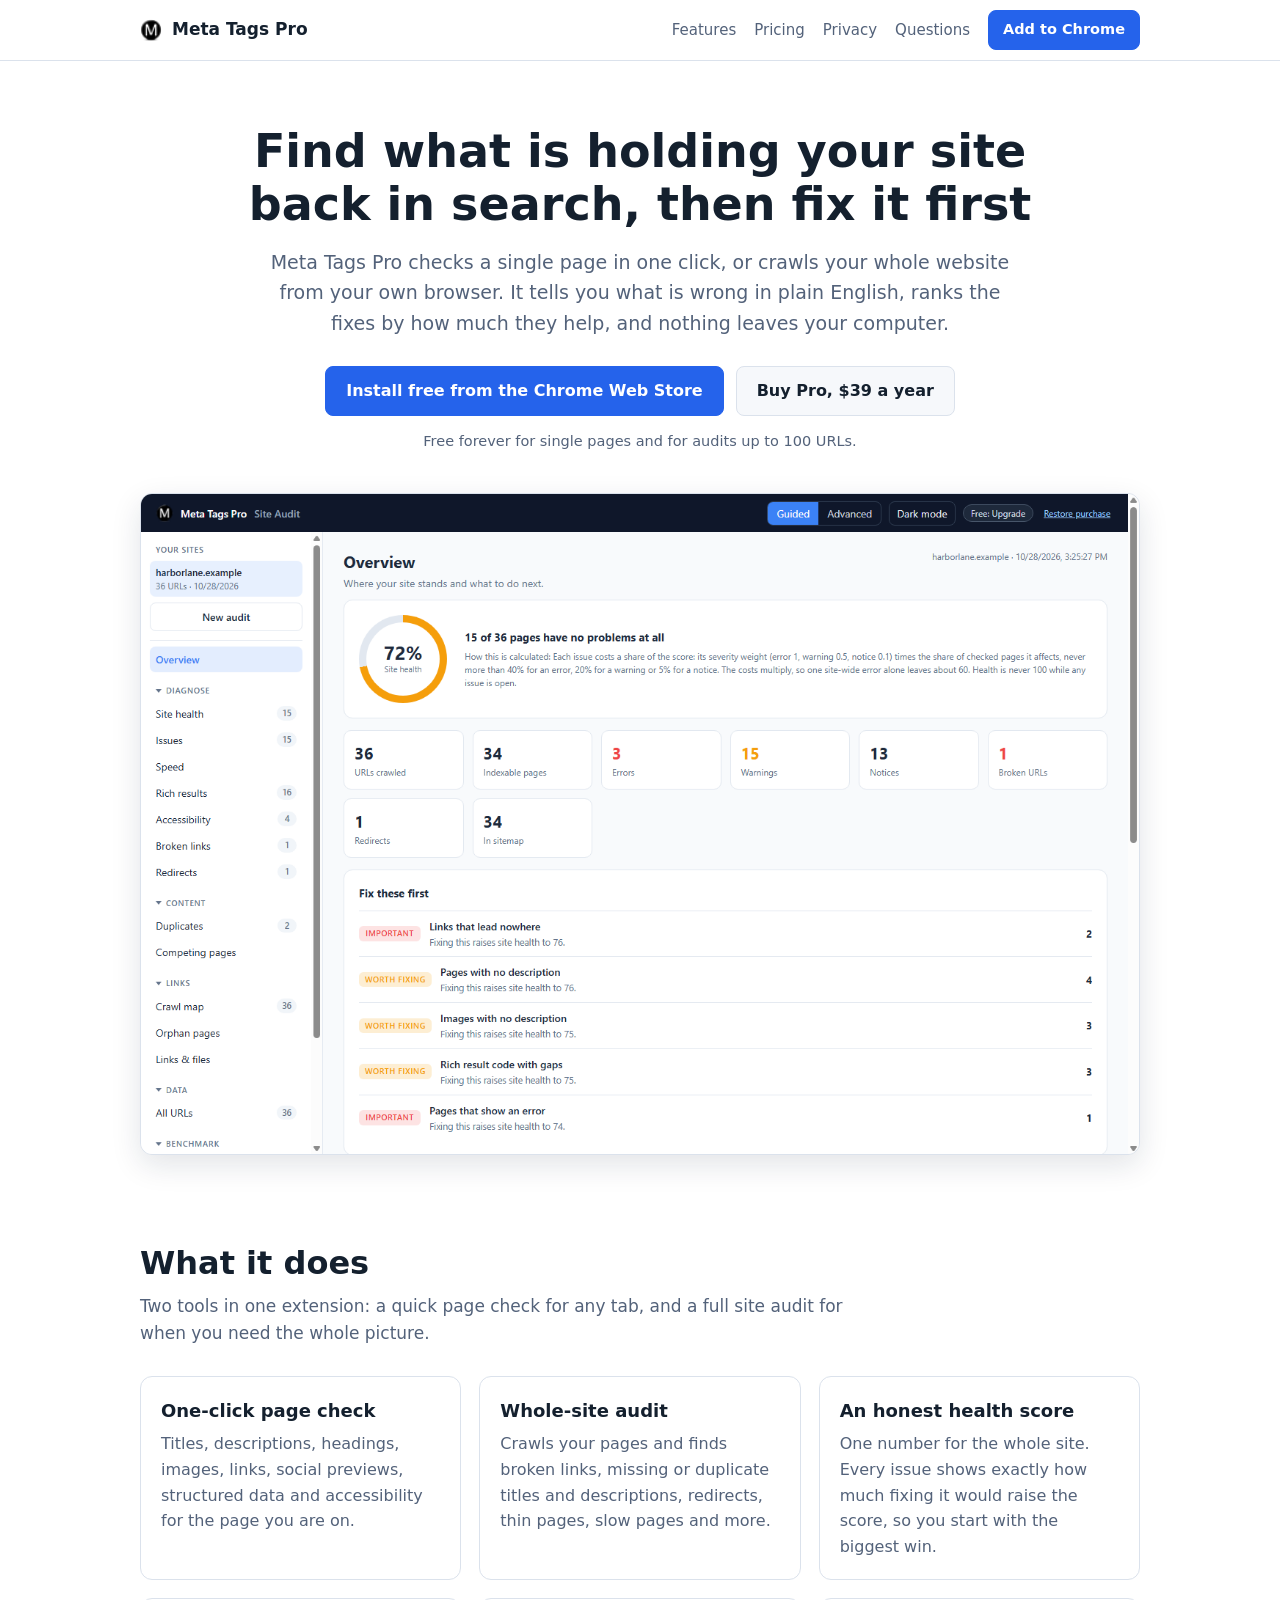
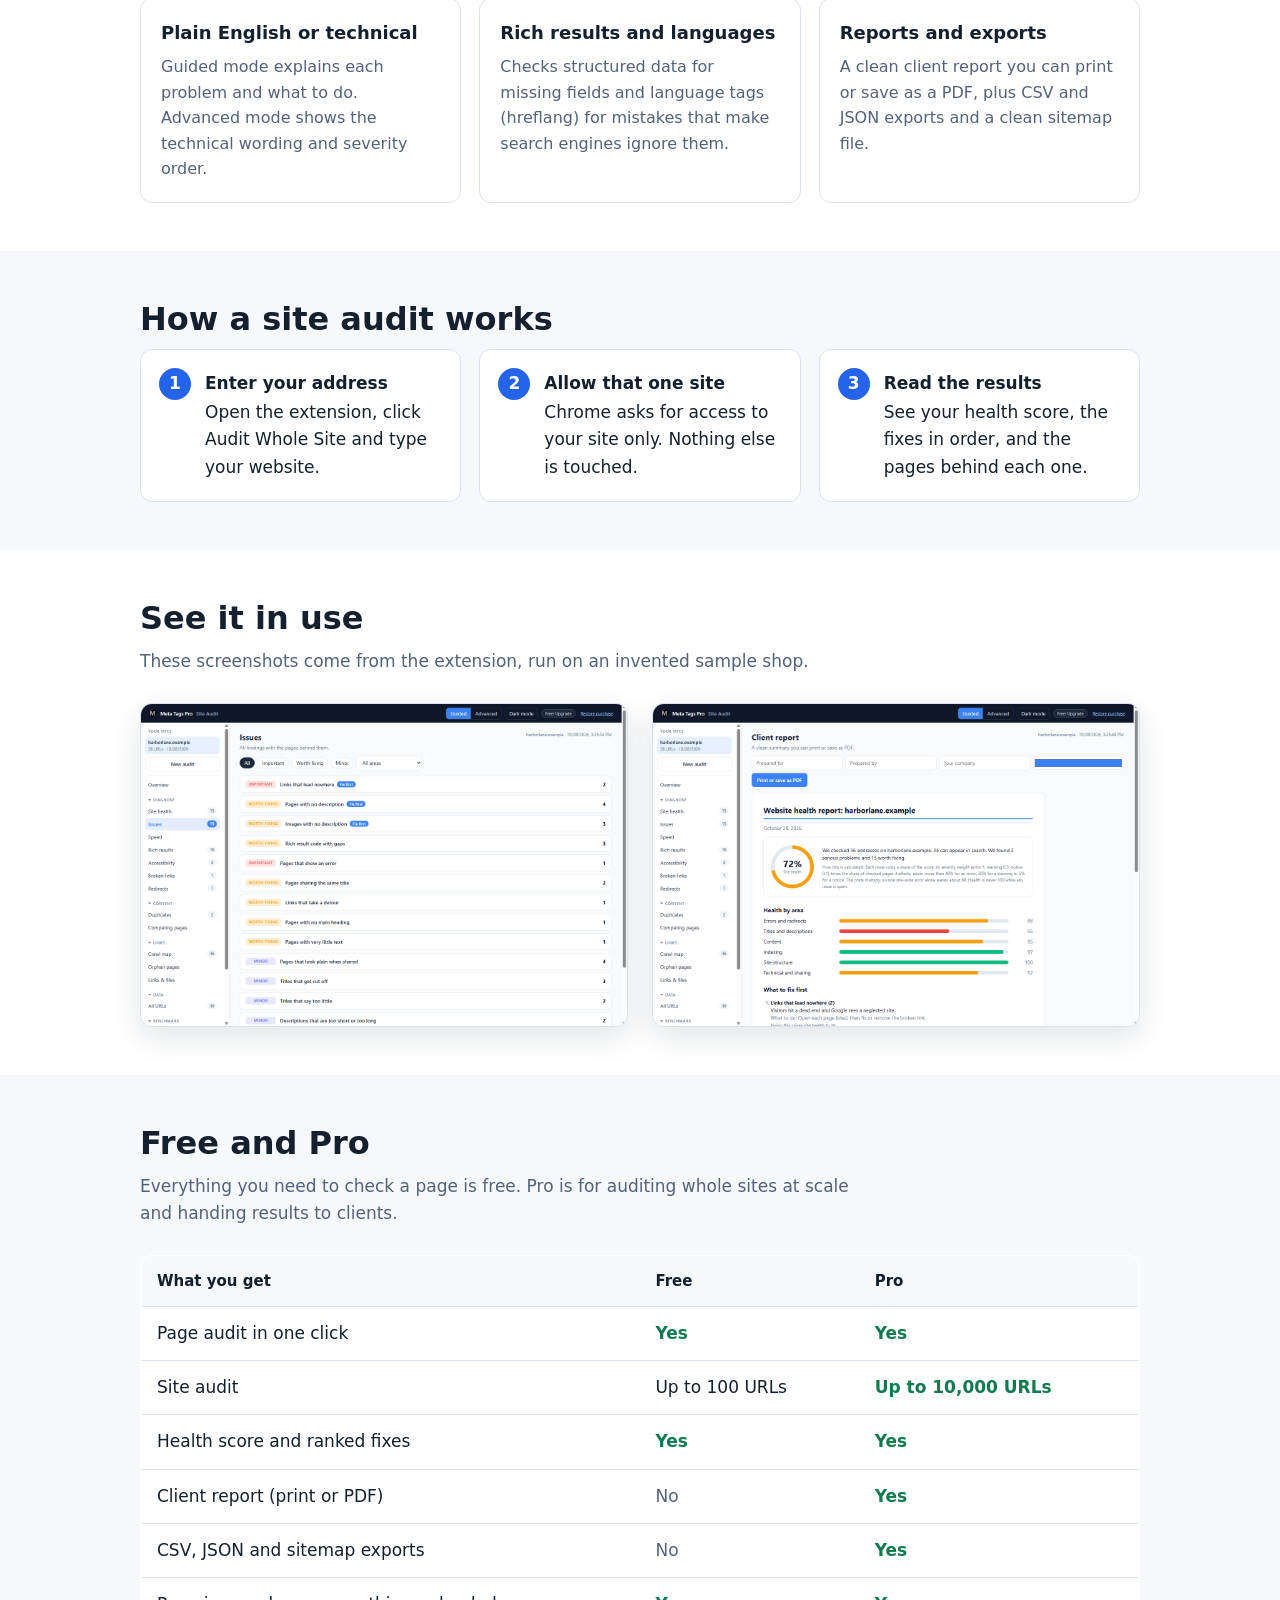
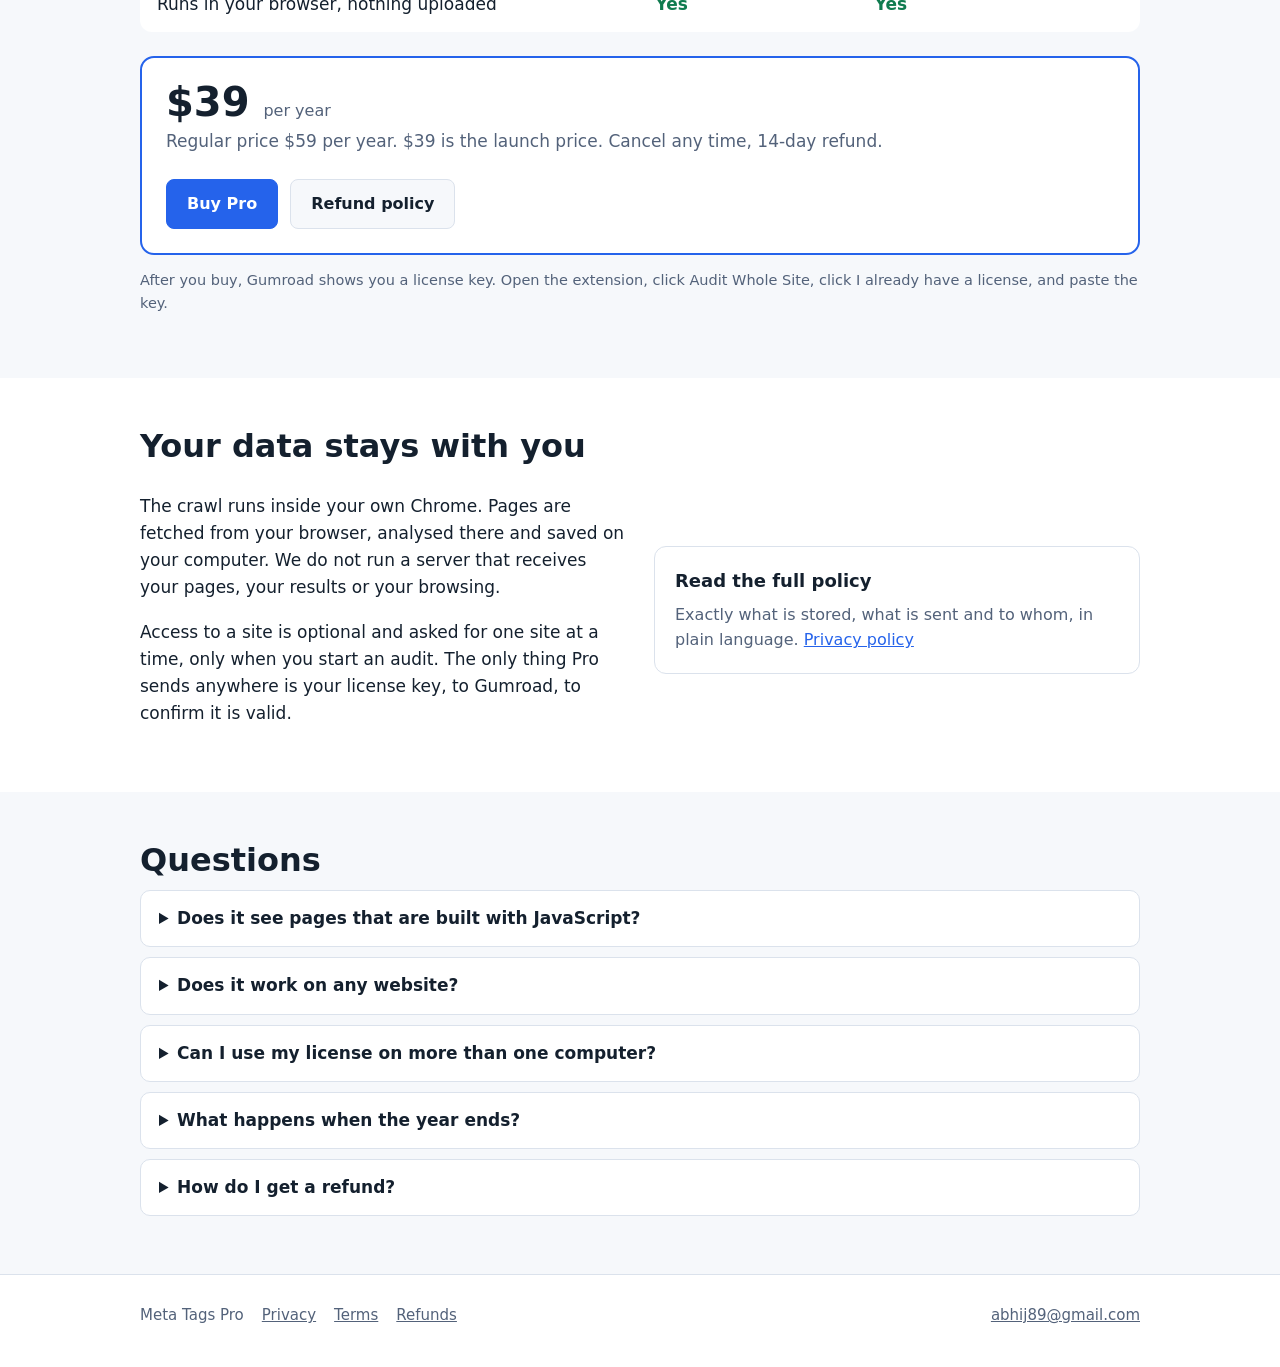
<file: index.html>
<!doctype html>
<html lang="en">
<head>
	<meta charset="utf-8">
	<meta name="viewport" content="width=device-width, initial-scale=1">
	<title>Meta Tags Pro: SEO audit for a page or a whole site</title>
	<meta name="description" content="Meta Tags Pro is a Chrome extension that audits one page in a click or a whole website in your own browser. Plain-English fixes, a health score and client reports. Nothing is uploaded.">
	<link rel="icon" href="img/icon.png">
	<link rel="stylesheet" href="style.css">
</head>
<body>
<header class="site-header">
	<div class="wrap">
		<a class="brand" href="index.html"><img src="img/icon.png" alt="" width="22" height="22">Meta Tags Pro</a>
		<nav class="nav" aria-label="Main">
			<a href="#features">Features</a>
			<a href="#pricing">Pricing</a>
			<a href="#privacy">Privacy</a>
			<a href="#faq">Questions</a>
			<a class="btn primary small" href="https://chromewebstore.google.com/detail/meta-tags-pro-advanced-se/miihmfdpfdioogfbfofbnagblnjbjomg">Add to Chrome</a>
		</nav>
	</div>
</header>

<main>
<div class="hero">
	<div class="wrap">
		<h1>Find what is holding your site back in search, then fix it first</h1>
		<p class="lead">Meta Tags Pro checks a single page in one click, or crawls your whole website from your own browser. It tells you what is wrong in plain English, ranks the fixes by how much they help, and nothing leaves your computer.</p>
		<div class="cta-row">
			<a class="btn primary" href="https://chromewebstore.google.com/detail/meta-tags-pro-advanced-se/miihmfdpfdioogfbfofbnagblnjbjomg">Install free from the Chrome Web Store</a>
			<a class="btn" href="https://metatagspro.gumroad.com/l/meta-tags-pro">Buy Pro, $39 a year</a>
		</div>
		<p class="fine">Free forever for single pages and for audits up to 100 URLs.</p>
		<div class="shot"><img src="img/audit-overview.png" width="1360" height="900" alt="The site audit overview showing a site health score of 72 percent and the first fixes ranked by how much each raises the score"></div>
	</div>
</div>

<section id="features">
	<div class="wrap">
		<h2>What it does</h2>
		<p class="sub">Two tools in one extension: a quick page check for any tab, and a full site audit for when you need the whole picture.</p>
		<div class="grid">
			<div class="card"><h3>One-click page check</h3><p>Titles, descriptions, headings, images, links, social previews, structured data and accessibility for the page you are on.</p></div>
			<div class="card"><h3>Whole-site audit</h3><p>Crawls your pages and finds broken links, missing or duplicate titles and descriptions, redirects, thin pages, slow pages and more.</p></div>
			<div class="card"><h3>An honest health score</h3><p>One number for the whole site. Every issue shows exactly how much fixing it would raise the score, so you start with the biggest win.</p></div>
			<div class="card"><h3>Plain English or technical</h3><p>Guided mode explains each problem and what to do. Advanced mode shows the technical wording and severity order.</p></div>
			<div class="card"><h3>Rich results and languages</h3><p>Checks structured data for missing fields and language tags (hreflang) for mistakes that make search engines ignore them.</p></div>
			<div class="card"><h3>Reports and exports</h3><p>A clean client report you can print or save as a PDF, plus CSV and JSON exports and a clean sitemap file.</p></div>
		</div>
	</div>
</section>

<section class="alt">
	<div class="wrap">
		<h2>How a site audit works</h2>
		<ol class="steps">
			<li><strong>Enter your address</strong>Open the extension, click Audit Whole Site and type your website.</li>
			<li><strong>Allow that one site</strong>Chrome asks for access to your site only. Nothing else is touched.</li>
			<li><strong>Read the results</strong>See your health score, the fixes in order, and the pages behind each one.</li>
		</ol>
	</div>
</section>

<section>
	<div class="wrap">
		<h2>See it in use</h2>
		<p class="sub">These screenshots come from the extension, run on an invented sample shop.</p>
		<div class="shots">
			<figure class="shot"><img src="img/audit-issues.png" width="1360" height="900" loading="lazy" alt="The issues list in Guided mode, with the most important problems marked and ranked first"></figure>
			<figure class="shot"><img src="img/audit-report.png" width="1360" height="900" loading="lazy" alt="The client report with a health score and a health by area chart, ready to print or save as a PDF"></figure>
		</div>
	</div>
</section>

<section id="pricing" class="alt">
	<div class="wrap">
		<h2>Free and Pro</h2>
		<p class="sub">Everything you need to check a page is free. Pro is for auditing whole sites at scale and handing results to clients.</p>
		<div class="table-scroll">
			<table class="plans">
				<thead><tr><th>What you get</th><th>Free</th><th>Pro</th></tr></thead>
				<tbody>
					<tr><td>Page audit in one click</td><td class="yes">Yes</td><td class="yes">Yes</td></tr>
					<tr><td>Site audit</td><td>Up to 100 URLs</td><td class="yes">Up to 10,000 URLs</td></tr>
					<tr><td>Health score and ranked fixes</td><td class="yes">Yes</td><td class="yes">Yes</td></tr>
					<tr><td>Client report (print or PDF)</td><td class="no">No</td><td class="yes">Yes</td></tr>
					<tr><td>CSV, JSON and sitemap exports</td><td class="no">No</td><td class="yes">Yes</td></tr>
					<tr><td>Runs in your browser, nothing uploaded</td><td class="yes">Yes</td><td class="yes">Yes</td></tr>
				</tbody>
			</table>
		</div>
		<div class="price-card">
			<div>
				<div class="price">$39 <small>per year</small></div>
				<p><span class="was">Regular price $59 per year.</span> $39 is the launch price. Cancel any time, 14-day refund.</p>
			</div>
			<div class="cta-row">
				<a class="btn primary" href="https://metatagspro.gumroad.com/l/meta-tags-pro">Buy Pro</a>
				<a class="btn" href="refund.html">Refund policy</a>
			</div>
		</div>
		<p class="fine">After you buy, Gumroad shows you a license key. Open the extension, click Audit Whole Site, click I already have a license, and paste the key.</p>
	</div>
</section>

<section id="privacy">
	<div class="wrap">
		<h2>Your data stays with you</h2>
		<div class="two">
			<div>
				<p>The crawl runs inside your own Chrome. Pages are fetched from your browser, analysed there and saved on your computer. We do not run a server that receives your pages, your results or your browsing.</p>
				<p>Access to a site is optional and asked for one site at a time, only when you start an audit. The only thing Pro sends anywhere is your license key, to Gumroad, to confirm it is valid.</p>
			</div>
			<div class="card"><h3>Read the full policy</h3><p>Exactly what is stored, what is sent and to whom, in plain language. <a href="privacy.html">Privacy policy</a></p></div>
		</div>
	</div>
</section>

<section id="faq" class="alt">
	<div class="wrap">
		<h2>Questions</h2>
		<details><summary>Does it see pages that are built with JavaScript?</summary><p>No. The audit reads the page the way a plain request receives it. Content that only appears after scripts run is not seen. When a page has almost no text and loads many scripts, the audit flags it so you know search engines may see it empty too.</p></details>
		<details><summary>Does it work on any website?</summary><p>It works on public sites that answer ordinary requests. A site that blocks automated visitors may refuse the crawl. If that happens the extension says so and suggests the Gentle speed.</p></details>
		<details><summary>Can I use my license on more than one computer?</summary><p>One license can be activated on up to 3 browsers. If you need more or you moved to a new computer, write to <a href="mailto:abhij89@gmail.com">abhij89@gmail.com</a>.</p></details>
		<details><summary>What happens when the year ends?</summary><p>The subscription is handled by Gumroad and renews each year until you cancel. If it ends, the extension returns to the free plan and your saved audits stay on your computer.</p></details>
		<details><summary>How do I get a refund?</summary><p>Write to <a href="mailto:abhij89@gmail.com">abhij89@gmail.com</a> within 14 days of purchase. No questions asked. See the <a href="refund.html">refund policy</a>.</p></details>
	</div>
</section>
</main>

<footer class="site-footer">
	<div class="wrap">
		<span>Meta Tags Pro</span>
		<a href="privacy.html">Privacy</a>
		<a href="terms.html">Terms</a>
		<a href="refund.html">Refunds</a>
		<a class="spacer" href="mailto:abhij89@gmail.com">abhij89@gmail.com</a>
	</div>
</footer>
</body>
</html>
</file>
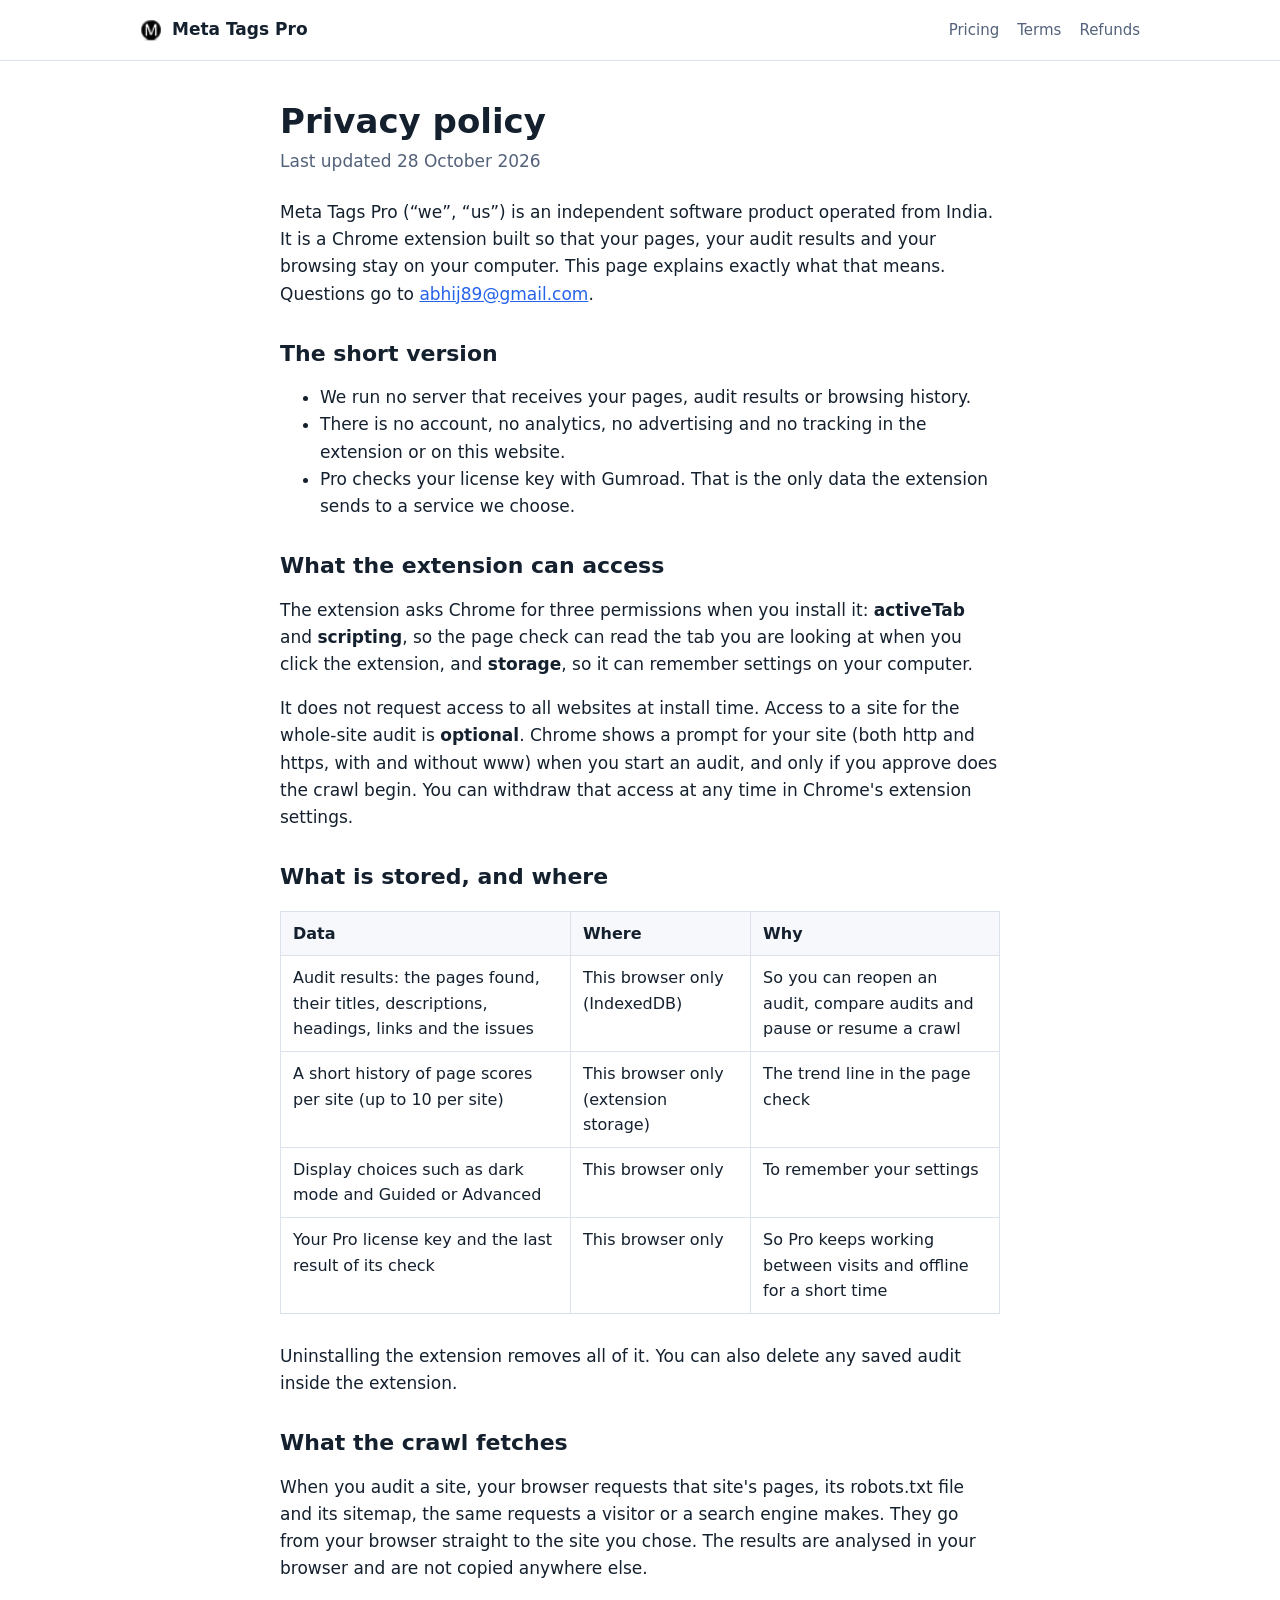
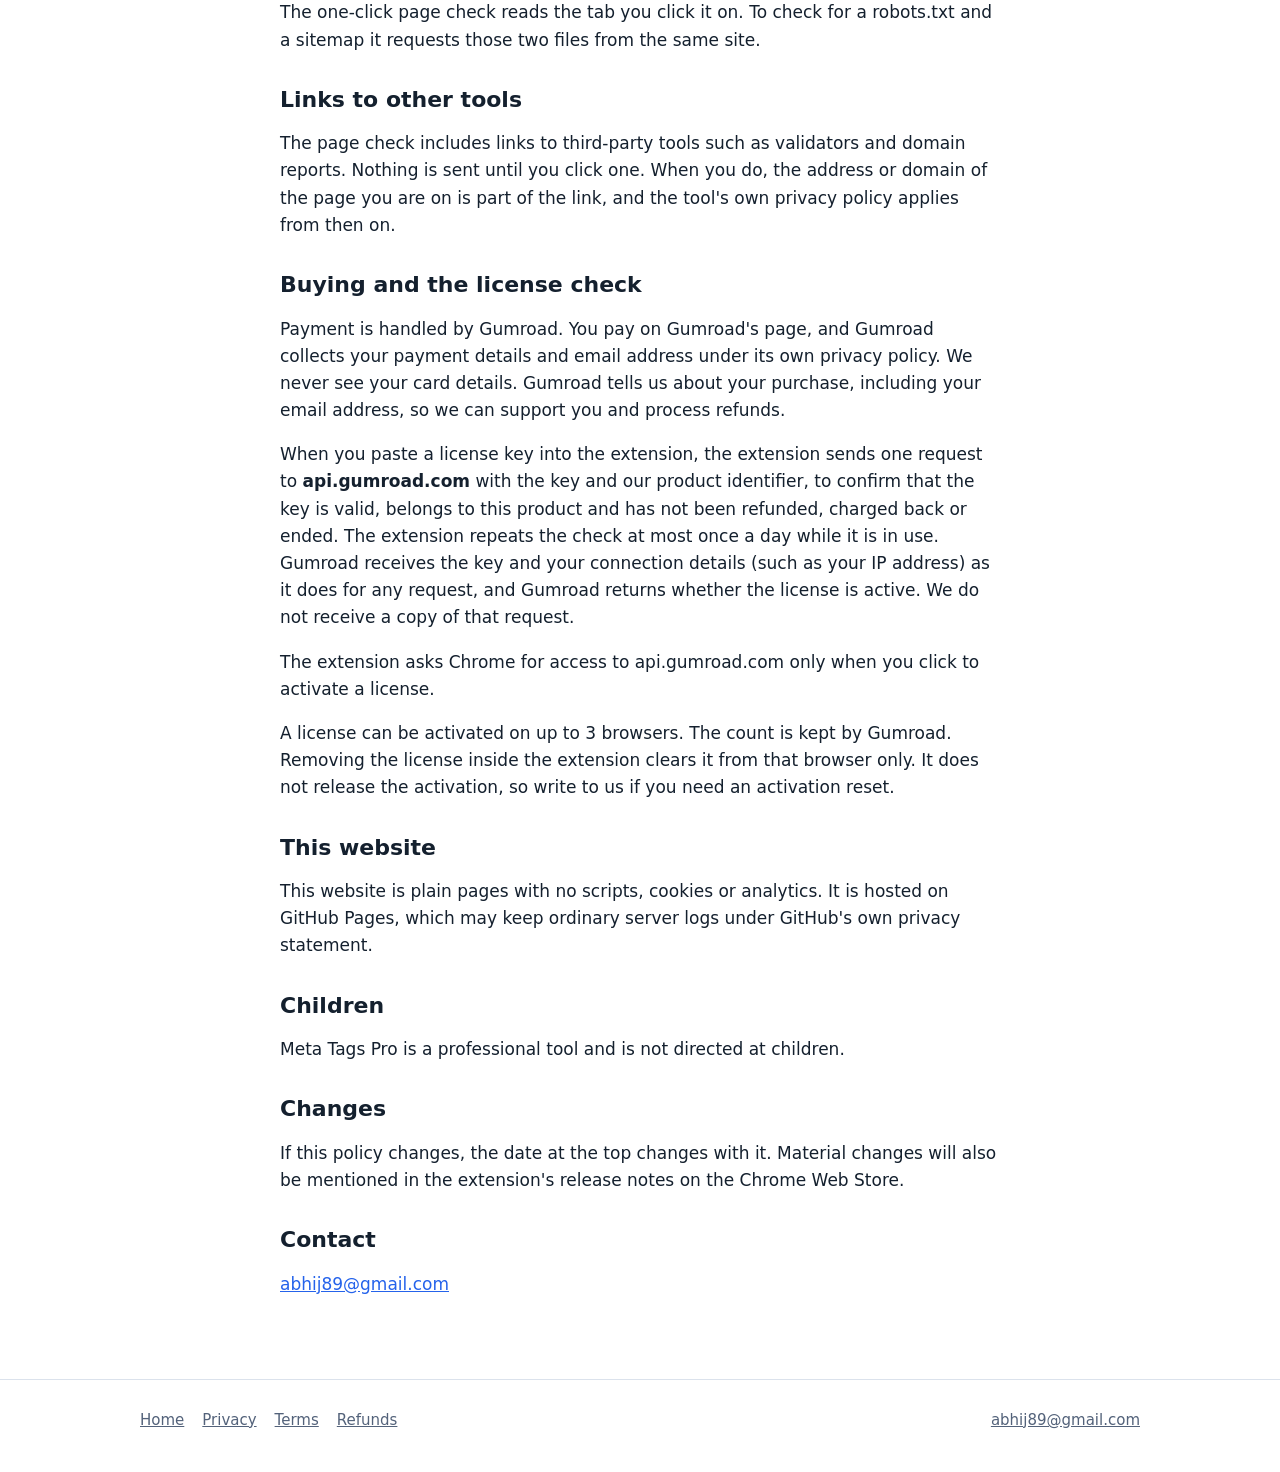
<file: privacy.html>
<!doctype html>
<html lang="en">
<head>
	<meta charset="utf-8">
	<meta name="viewport" content="width=device-width, initial-scale=1">
	<title>Privacy policy | Meta Tags Pro</title>
	<meta name="description" content="What Meta Tags Pro stores, what it sends and to whom. Crawls run in your browser and nothing is uploaded to us.">
	<link rel="icon" href="img/icon.png">
	<link rel="stylesheet" href="style.css">
</head>
<body>
<header class="site-header">
	<div class="wrap">
		<a class="brand" href="index.html"><img src="img/icon.png" alt="" width="22" height="22">Meta Tags Pro</a>
		<nav class="nav" aria-label="Main"><a href="index.html#pricing">Pricing</a><a href="terms.html">Terms</a><a href="refund.html">Refunds</a></nav>
	</div>
</header>
<main class="wrap prose">
	<h1>Privacy policy</h1>
	<p class="updated">Last updated 28 October 2026</p>

	<p>Meta Tags Pro (&ldquo;we&rdquo;, &ldquo;us&rdquo;) is an independent software product operated from India. It is a Chrome extension built so that your pages, your audit results and your browsing stay on your computer. This page explains exactly what that means. Questions go to <a href="mailto:abhij89@gmail.com">abhij89@gmail.com</a>.</p>

	<h2>The short version</h2>
	<ul>
		<li>We run no server that receives your pages, audit results or browsing history.</li>
		<li>There is no account, no analytics, no advertising and no tracking in the extension or on this website.</li>
		<li>Pro checks your license key with Gumroad. That is the only data the extension sends to a service we choose.</li>
	</ul>

	<h2>What the extension can access</h2>
	<p>The extension asks Chrome for three permissions when you install it: <strong>activeTab</strong> and <strong>scripting</strong>, so the page check can read the tab you are looking at when you click the extension, and <strong>storage</strong>, so it can remember settings on your computer.</p>
	<p>It does not request access to all websites at install time. Access to a site for the whole-site audit is <strong>optional</strong>. Chrome shows a prompt for your site (both http and https, with and without www) when you start an audit, and only if you approve does the crawl begin. You can withdraw that access at any time in Chrome's extension settings.</p>

	<h2>What is stored, and where</h2>
	<div class="table-scroll"><table>
		<thead><tr><th>Data</th><th>Where</th><th>Why</th></tr></thead>
		<tbody>
			<tr><td>Audit results: the pages found, their titles, descriptions, headings, links and the issues</td><td>This browser only (IndexedDB)</td><td>So you can reopen an audit, compare audits and pause or resume a crawl</td></tr>
			<tr><td>A short history of page scores per site (up to 10 per site)</td><td>This browser only (extension storage)</td><td>The trend line in the page check</td></tr>
			<tr><td>Display choices such as dark mode and Guided or Advanced</td><td>This browser only</td><td>To remember your settings</td></tr>
			<tr><td>Your Pro license key and the last result of its check</td><td>This browser only</td><td>So Pro keeps working between visits and offline for a short time</td></tr>
		</tbody>
	</table></div>
	<p>Uninstalling the extension removes all of it. You can also delete any saved audit inside the extension.</p>

	<h2>What the crawl fetches</h2>
	<p>When you audit a site, your browser requests that site's pages, its robots.txt file and its sitemap, the same requests a visitor or a search engine makes. They go from your browser straight to the site you chose. The results are analysed in your browser and are not copied anywhere else.</p>
	<p>The one-click page check reads the tab you click it on. To check for a robots.txt and a sitemap it requests those two files from the same site.</p>

	<h2>Links to other tools</h2>
	<p>The page check includes links to third-party tools such as validators and domain reports. Nothing is sent until you click one. When you do, the address or domain of the page you are on is part of the link, and the tool's own privacy policy applies from then on.</p>

	<h2>Buying and the license check</h2>
	<p>Payment is handled by Gumroad. You pay on Gumroad's page, and Gumroad collects your payment details and email address under its own privacy policy. We never see your card details. Gumroad tells us about your purchase, including your email address, so we can support you and process refunds.</p>
	<p>When you paste a license key into the extension, the extension sends one request to <strong>api.gumroad.com</strong> with the key and our product identifier, to confirm that the key is valid, belongs to this product and has not been refunded, charged back or ended. The extension repeats the check at most once a day while it is in use. Gumroad receives the key and your connection details (such as your IP address) as it does for any request, and Gumroad returns whether the license is active. We do not receive a copy of that request.</p>
	<p>The extension asks Chrome for access to api.gumroad.com only when you click to activate a license.</p>
	<p>A license can be activated on up to 3 browsers. The count is kept by Gumroad. Removing the license inside the extension clears it from that browser only. It does not release the activation, so write to us if you need an activation reset.</p>

	<h2>This website</h2>
	<p>This website is plain pages with no scripts, cookies or analytics. It is hosted on GitHub Pages, which may keep ordinary server logs under GitHub's own privacy statement.</p>

	<h2>Children</h2>
	<p>Meta Tags Pro is a professional tool and is not directed at children.</p>

	<h2>Changes</h2>
	<p>If this policy changes, the date at the top changes with it. Material changes will also be mentioned in the extension's release notes on the Chrome Web Store.</p>

	<h2>Contact</h2>
	<p><a href="mailto:abhij89@gmail.com">abhij89@gmail.com</a></p>
</main>
<footer class="site-footer">
	<div class="wrap">
		<a href="index.html">Home</a><a href="privacy.html">Privacy</a><a href="terms.html">Terms</a><a href="refund.html">Refunds</a>
		<a class="spacer" href="mailto:abhij89@gmail.com">abhij89@gmail.com</a>
	</div>
</footer>
</body>
</html>
</file>
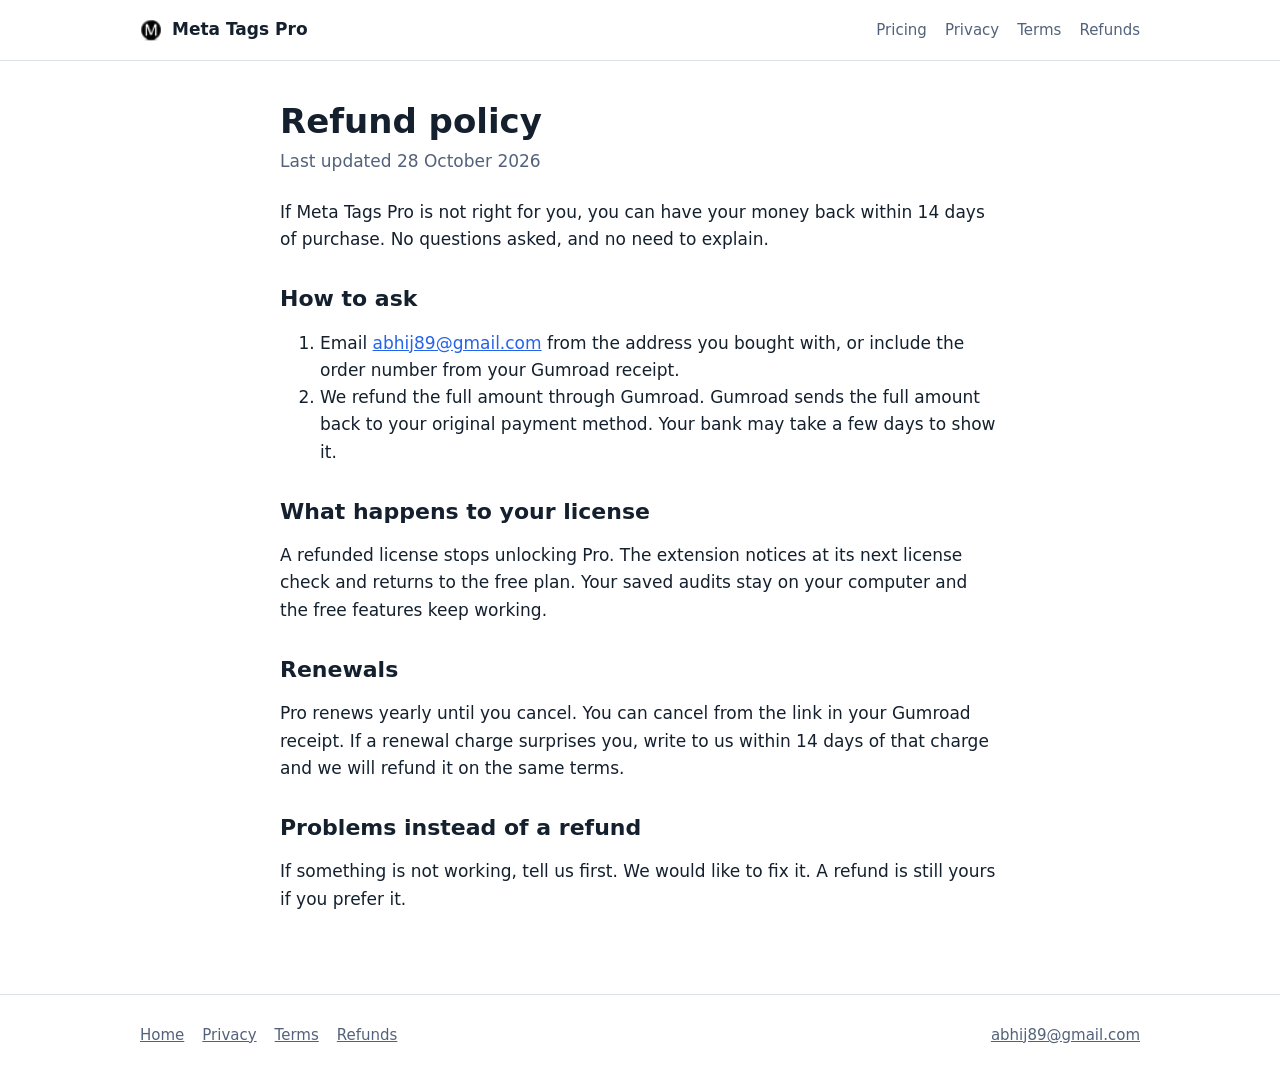
<file: refund.html>
<!doctype html>
<html lang="en">
<head>
	<meta charset="utf-8">
	<meta name="viewport" content="width=device-width, initial-scale=1">
	<title>Refund policy | Meta Tags Pro</title>
	<meta name="description" content="Meta Tags Pro comes with a 14-day refund, no questions asked.">
	<link rel="icon" href="img/icon.png">
	<link rel="stylesheet" href="style.css">
</head>
<body>
<header class="site-header">
	<div class="wrap">
		<a class="brand" href="index.html"><img src="img/icon.png" alt="" width="22" height="22">Meta Tags Pro</a>
		<nav class="nav" aria-label="Main"><a href="index.html#pricing">Pricing</a><a href="privacy.html">Privacy</a><a href="terms.html">Terms</a><a href="refund.html">Refunds</a></nav>
	</div>
</header>
<main class="wrap prose">
	<h1>Refund policy</h1>
	<p class="updated">Last updated 28 October 2026</p>
	<p>If Meta Tags Pro is not right for you, you can have your money back within 14 days of purchase. No questions asked, and no need to explain.</p>

	<h2>How to ask</h2>
	<ol>
		<li>Email <a href="mailto:abhij89@gmail.com">abhij89@gmail.com</a> from the address you bought with, or include the order number from your Gumroad receipt.</li>
		<li>We refund the full amount through Gumroad. Gumroad sends the full amount back to your original payment method. Your bank may take a few days to show it.</li>
	</ol>

	<h2>What happens to your license</h2>
	<p>A refunded license stops unlocking Pro. The extension notices at its next license check and returns to the free plan. Your saved audits stay on your computer and the free features keep working.</p>

	<h2>Renewals</h2>
	<p>Pro renews yearly until you cancel. You can cancel from the link in your Gumroad receipt. If a renewal charge surprises you, write to us within 14 days of that charge and we will refund it on the same terms.</p>

	<h2>Problems instead of a refund</h2>
	<p>If something is not working, tell us first. We would like to fix it. A refund is still yours if you prefer it.</p>
</main>
<footer class="site-footer">
	<div class="wrap">
		<a href="index.html">Home</a><a href="privacy.html">Privacy</a><a href="terms.html">Terms</a><a href="refund.html">Refunds</a>
		<a class="spacer" href="mailto:abhij89@gmail.com">abhij89@gmail.com</a>
	</div>
</footer>
</body>
</html>
</file>
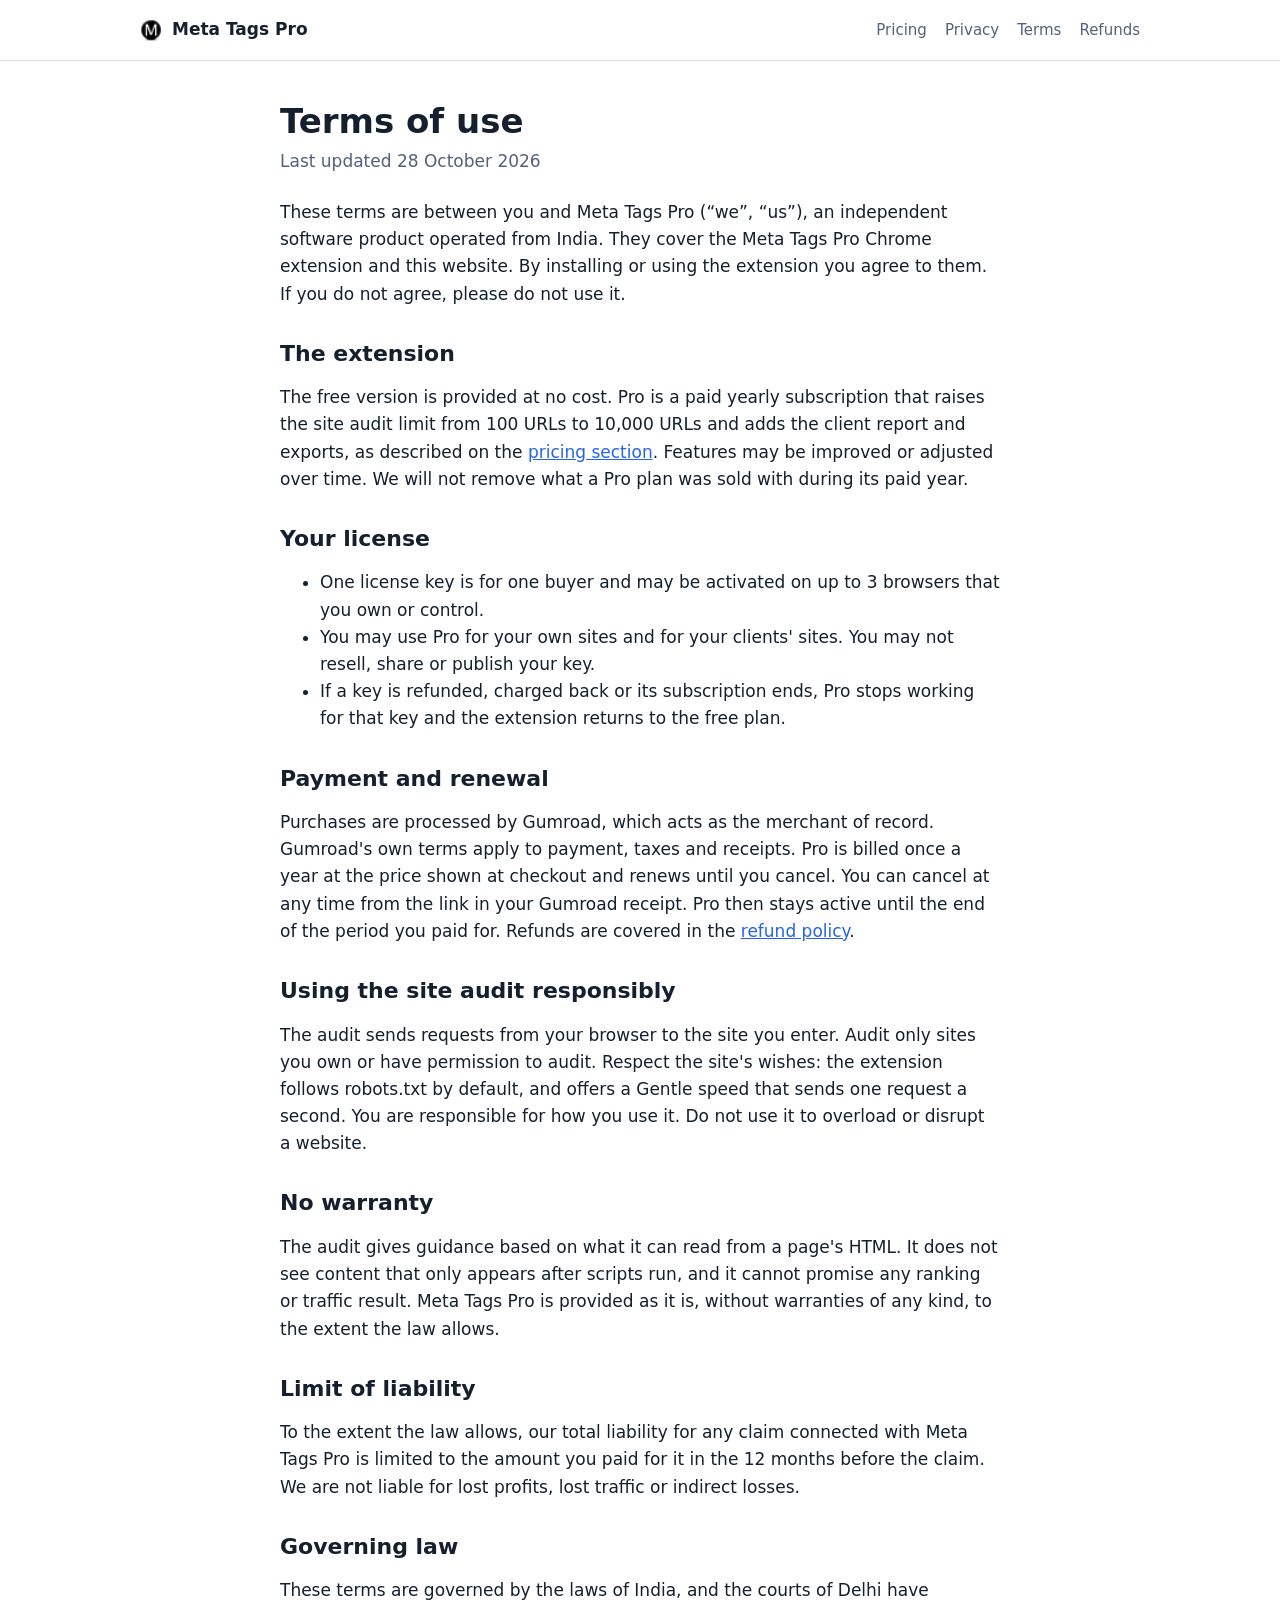
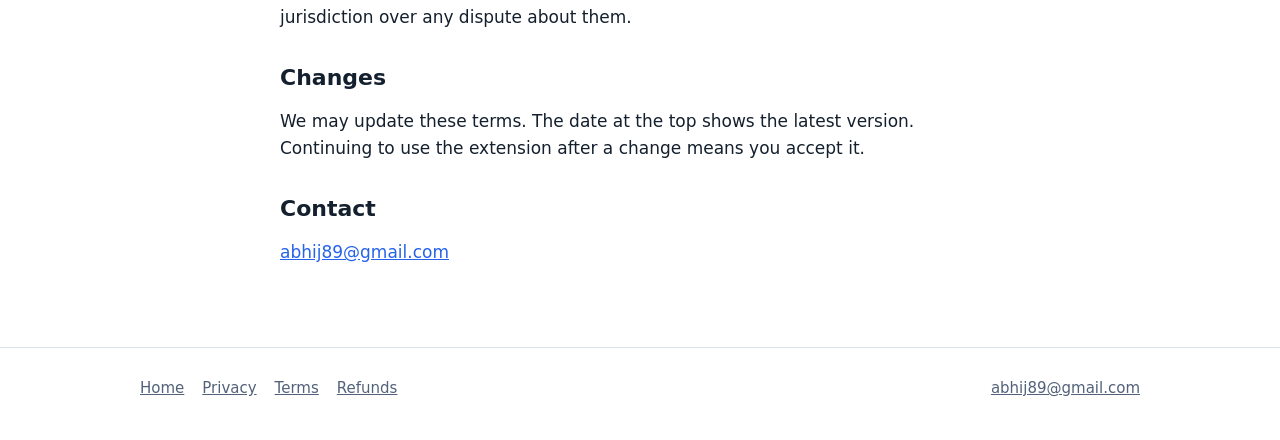
<file: terms.html>
<!doctype html>
<html lang="en">
<head>
	<meta charset="utf-8">
	<meta name="viewport" content="width=device-width, initial-scale=1">
	<title>Terms of use | Meta Tags Pro</title>
	<meta name="description" content="The terms for using Meta Tags Pro and buying a Pro license.">
	<link rel="icon" href="img/icon.png">
	<link rel="stylesheet" href="style.css">
</head>
<body>
<header class="site-header">
	<div class="wrap">
		<a class="brand" href="index.html"><img src="img/icon.png" alt="" width="22" height="22">Meta Tags Pro</a>
		<nav class="nav" aria-label="Main"><a href="index.html#pricing">Pricing</a><a href="privacy.html">Privacy</a><a href="terms.html">Terms</a><a href="refund.html">Refunds</a></nav>
	</div>
</header>
<main class="wrap prose">
	<h1>Terms of use</h1>
	<p class="updated">Last updated 28 October 2026</p>
	<p>These terms are between you and Meta Tags Pro (&ldquo;we&rdquo;, &ldquo;us&rdquo;), an independent software product operated from India. They cover the Meta Tags Pro Chrome extension and this website. By installing or using the extension you agree to them. If you do not agree, please do not use it.</p>

	<h2>The extension</h2>
	<p>The free version is provided at no cost. Pro is a paid yearly subscription that raises the site audit limit from 100 URLs to 10,000 URLs and adds the client report and exports, as described on the <a href="index.html#pricing">pricing section</a>. Features may be improved or adjusted over time. We will not remove what a Pro plan was sold with during its paid year.</p>

	<h2>Your license</h2>
	<ul>
		<li>One license key is for one buyer and may be activated on up to 3 browsers that you own or control.</li>
		<li>You may use Pro for your own sites and for your clients' sites. You may not resell, share or publish your key.</li>
		<li>If a key is refunded, charged back or its subscription ends, Pro stops working for that key and the extension returns to the free plan.</li>
	</ul>

	<h2>Payment and renewal</h2>
	<p>Purchases are processed by Gumroad, which acts as the merchant of record. Gumroad's own terms apply to payment, taxes and receipts. Pro is billed once a year at the price shown at checkout and renews until you cancel. You can cancel at any time from the link in your Gumroad receipt. Pro then stays active until the end of the period you paid for. Refunds are covered in the <a href="refund.html">refund policy</a>.</p>

	<h2>Using the site audit responsibly</h2>
	<p>The audit sends requests from your browser to the site you enter. Audit only sites you own or have permission to audit. Respect the site's wishes: the extension follows robots.txt by default, and offers a Gentle speed that sends one request a second. You are responsible for how you use it. Do not use it to overload or disrupt a website.</p>

	<h2>No warranty</h2>
	<p>The audit gives guidance based on what it can read from a page's HTML. It does not see content that only appears after scripts run, and it cannot promise any ranking or traffic result. Meta Tags Pro is provided as it is, without warranties of any kind, to the extent the law allows.</p>

	<h2>Limit of liability</h2>
	<p>To the extent the law allows, our total liability for any claim connected with Meta Tags Pro is limited to the amount you paid for it in the 12 months before the claim. We are not liable for lost profits, lost traffic or indirect losses.</p>

	<h2>Governing law</h2>
	<p>These terms are governed by the laws of India, and the courts of Delhi have jurisdiction over any dispute about them.</p>

	<h2>Changes</h2>
	<p>We may update these terms. The date at the top shows the latest version. Continuing to use the extension after a change means you accept it.</p>

	<h2>Contact</h2>
	<p><a href="mailto:abhij89@gmail.com">abhij89@gmail.com</a></p>
</main>
<footer class="site-footer">
	<div class="wrap">
		<a href="index.html">Home</a><a href="privacy.html">Privacy</a><a href="terms.html">Terms</a><a href="refund.html">Refunds</a>
		<a class="spacer" href="mailto:abhij89@gmail.com">abhij89@gmail.com</a>
	</div>
</footer>
</body>
</html>
</file>
<file: style.css>
:root {
	--bg: #ffffff;
	--surface: #f6f8fb;
	--text: #14202e;
	--muted: #53627a;
	--border: #dbe2ec;
	--accent: #2563eb;
	--accent-text: #ffffff;
	--good: #0f7b4f;
	--max: 1040px;
}
@media (prefers-color-scheme: dark) {
	:root {
		--bg: #0e1520;
		--surface: #161f2d;
		--text: #e8eef6;
		--muted: #9fb0c6;
		--border: #263447;
		--accent: #5b9bff;
		--accent-text: #0b1220;
		--good: #4cd9a0;
	}
}

* { box-sizing: border-box; }
html { scroll-behavior: smooth; }
body {
	margin: 0;
	background: var(--bg);
	color: var(--text);
	font: 17px/1.6 system-ui, -apple-system, "Segoe UI", Roboto, sans-serif;
}
img { max-width: 100%; height: auto; display: block; }
a { color: var(--accent); }
.wrap { max-width: var(--max); margin: 0 auto; padding: 0 20px; }

/* header */
.site-header { border-bottom: 1px solid var(--border); background: var(--bg); position: sticky; top: 0; z-index: 5; }
.site-header .wrap { display: flex; align-items: center; gap: 20px; min-height: 60px; flex-wrap: wrap; }
.brand { display: flex; align-items: center; gap: 10px; font-weight: 700; color: var(--text); text-decoration: none; }
.brand img { width: 22px; height: 22px; }
.nav { display: flex; gap: 18px; margin-left: auto; align-items: center; flex-wrap: wrap; }
.nav a { color: var(--muted); text-decoration: none; font-size: 15px; }
.nav a:hover { color: var(--text); }

/* buttons */
.btn {
	display: inline-block; padding: 11px 20px; border-radius: 8px; border: 1px solid var(--border);
	background: var(--surface); color: var(--text); font-weight: 600; text-decoration: none; font-size: 16px;
}
.btn.primary { background: var(--accent); color: var(--accent-text); border-color: var(--accent); }
.btn.small { padding: 7px 14px; font-size: 14.5px; }
.btn:hover { filter: brightness(0.96); }

/* hero */
.hero { padding: 64px 0 40px; text-align: center; }
.hero h1 { font-size: clamp(30px, 5vw, 46px); line-height: 1.15; margin: 0 auto 16px; max-width: 18em; }
.hero p.lead { font-size: 19px; color: var(--muted); max-width: 40em; margin: 0 auto 28px; }
.cta-row { display: flex; gap: 12px; justify-content: center; flex-wrap: wrap; }
.fine { color: var(--muted); font-size: 14.5px; margin-top: 14px; }

.shot { border: 1px solid var(--border); border-radius: 12px; overflow: hidden; box-shadow: 0 10px 30px rgba(15, 30, 60, 0.12); background: var(--surface); }
.hero .shot { margin-top: 40px; }

/* sections */
section { padding: 48px 0; }
section.alt { background: var(--surface); }
h2 { font-size: clamp(24px, 3.4vw, 32px); line-height: 1.25; margin: 0 0 10px; }
.sub { color: var(--muted); margin: 0 0 28px; max-width: 42em; }
.grid { display: grid; gap: 18px; grid-template-columns: repeat(auto-fit, minmax(240px, 1fr)); }
.card { background: var(--bg); border: 1px solid var(--border); border-radius: 12px; padding: 20px; }
section.alt .card { background: var(--bg); }
.card h3 { margin: 0 0 6px; font-size: 18px; }
.card p { margin: 0; color: var(--muted); font-size: 16px; }
.steps { counter-reset: s; display: grid; gap: 18px; grid-template-columns: repeat(auto-fit, minmax(240px, 1fr)); padding: 0; list-style: none; margin: 0; }
.steps li { counter-increment: s; background: var(--bg); border: 1px solid var(--border); border-radius: 12px; padding: 20px 20px 20px 64px; position: relative; }
.steps li::before {
	content: counter(s); position: absolute; left: 18px; top: 18px; width: 32px; height: 32px; border-radius: 50%;
	background: var(--accent); color: var(--accent-text); display: grid; place-items: center; font-weight: 700;
}
.steps strong { display: block; margin-bottom: 2px; }
.two { display: grid; gap: 28px; grid-template-columns: repeat(auto-fit, minmax(300px, 1fr)); align-items: center; }
.shots { display: grid; gap: 24px; grid-template-columns: repeat(auto-fit, minmax(min(100%, 440px), 1fr)); }
figure { margin: 0; }
figcaption { color: var(--muted); font-size: 15px; margin-top: 8px; }

/* pricing */
.table-scroll { overflow-x: auto; }
table.plans { width: 100%; border-collapse: collapse; background: var(--bg); border: 1px solid var(--border); border-radius: 12px; overflow: hidden; min-width: 520px; }
table.plans th, table.plans td { padding: 13px 16px; text-align: left; border-bottom: 1px solid var(--border); vertical-align: top; }
table.plans thead th { background: var(--surface); font-size: 15px; }
table.plans tr:last-child td { border-bottom: 0; }
table.plans td.yes { color: var(--good); font-weight: 600; }
table.plans td.no { color: var(--muted); }
.price-card { margin-top: 24px; border: 2px solid var(--accent); border-radius: 14px; padding: 24px; background: var(--bg); display: flex; gap: 24px; align-items: center; justify-content: space-between; flex-wrap: wrap; }
.price { font-size: 40px; font-weight: 800; line-height: 1; }
.price small { font-size: 16px; font-weight: 500; color: var(--muted); }
.was { color: var(--muted); }
.price-card p { margin: 6px 0 0; color: var(--muted); }

/* faq + prose */
details { border: 1px solid var(--border); border-radius: 10px; padding: 14px 18px; background: var(--bg); margin-bottom: 10px; }
details summary { cursor: pointer; font-weight: 600; }
details p { margin: 10px 0 0; color: var(--muted); }
.prose { max-width: 720px; padding: 40px 0 64px; }
.prose h1 { font-size: 34px; line-height: 1.2; margin: 0 0 6px; }
.prose h2 { font-size: 22px; margin: 32px 0 8px; }
.prose p, .prose li { color: var(--text); }
.prose .updated { color: var(--muted); margin: 0 0 24px; }
.prose table { width: 100%; border-collapse: collapse; margin: 12px 0; font-size: 16px; }
.prose th, .prose td { text-align: left; border: 1px solid var(--border); padding: 9px 12px; vertical-align: top; }
.prose th { background: var(--surface); }
.prose .table-scroll { overflow-x: auto; }

.site-footer { border-top: 1px solid var(--border); padding: 28px 0 40px; color: var(--muted); font-size: 15px; }
.site-footer .wrap { display: flex; gap: 18px; flex-wrap: wrap; align-items: center; }
.site-footer a { color: var(--muted); }
.site-footer .spacer { margin-left: auto; }

@media (max-width: 640px) {
	body { font-size: 16px; }
	.hero { padding: 40px 0 24px; }
	.nav { margin-left: 0; gap: 14px; }
	.site-header { position: static; }
	.price-card { flex-direction: column; align-items: flex-start; }
}
</file>
